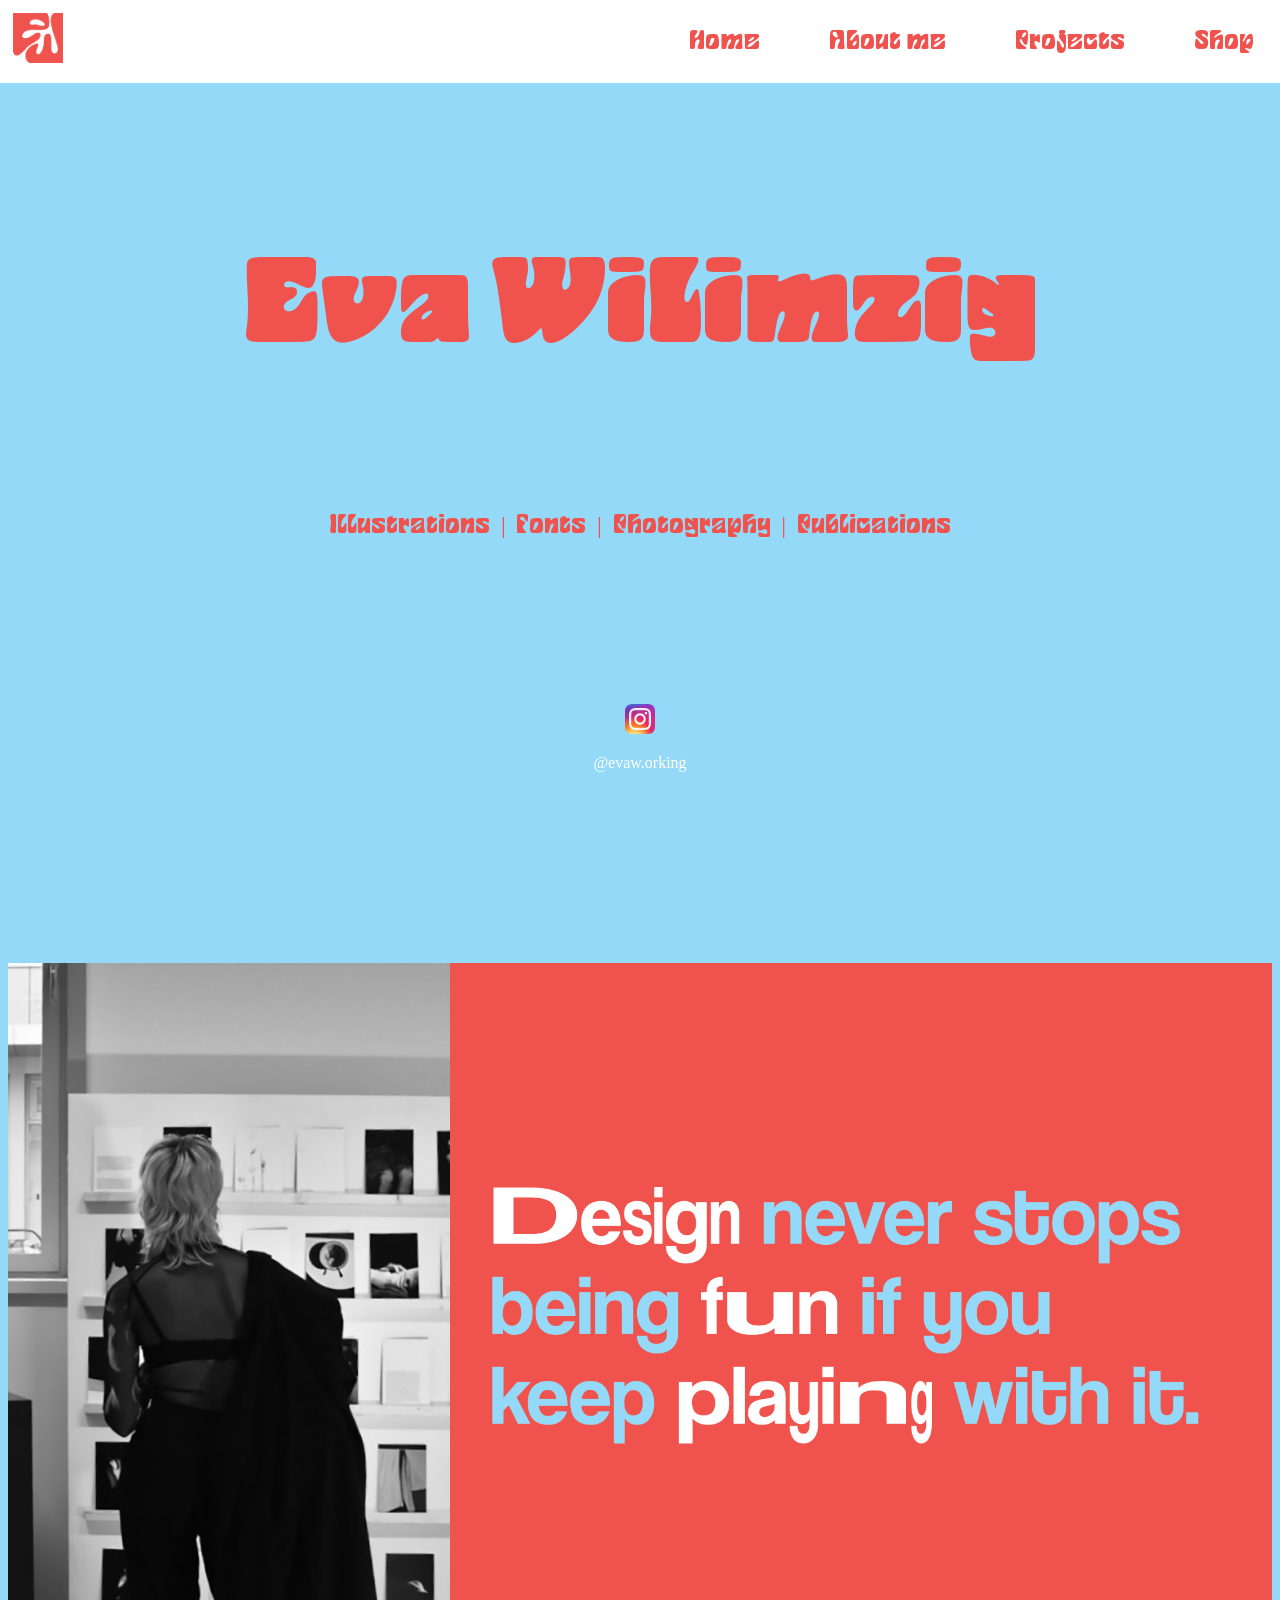
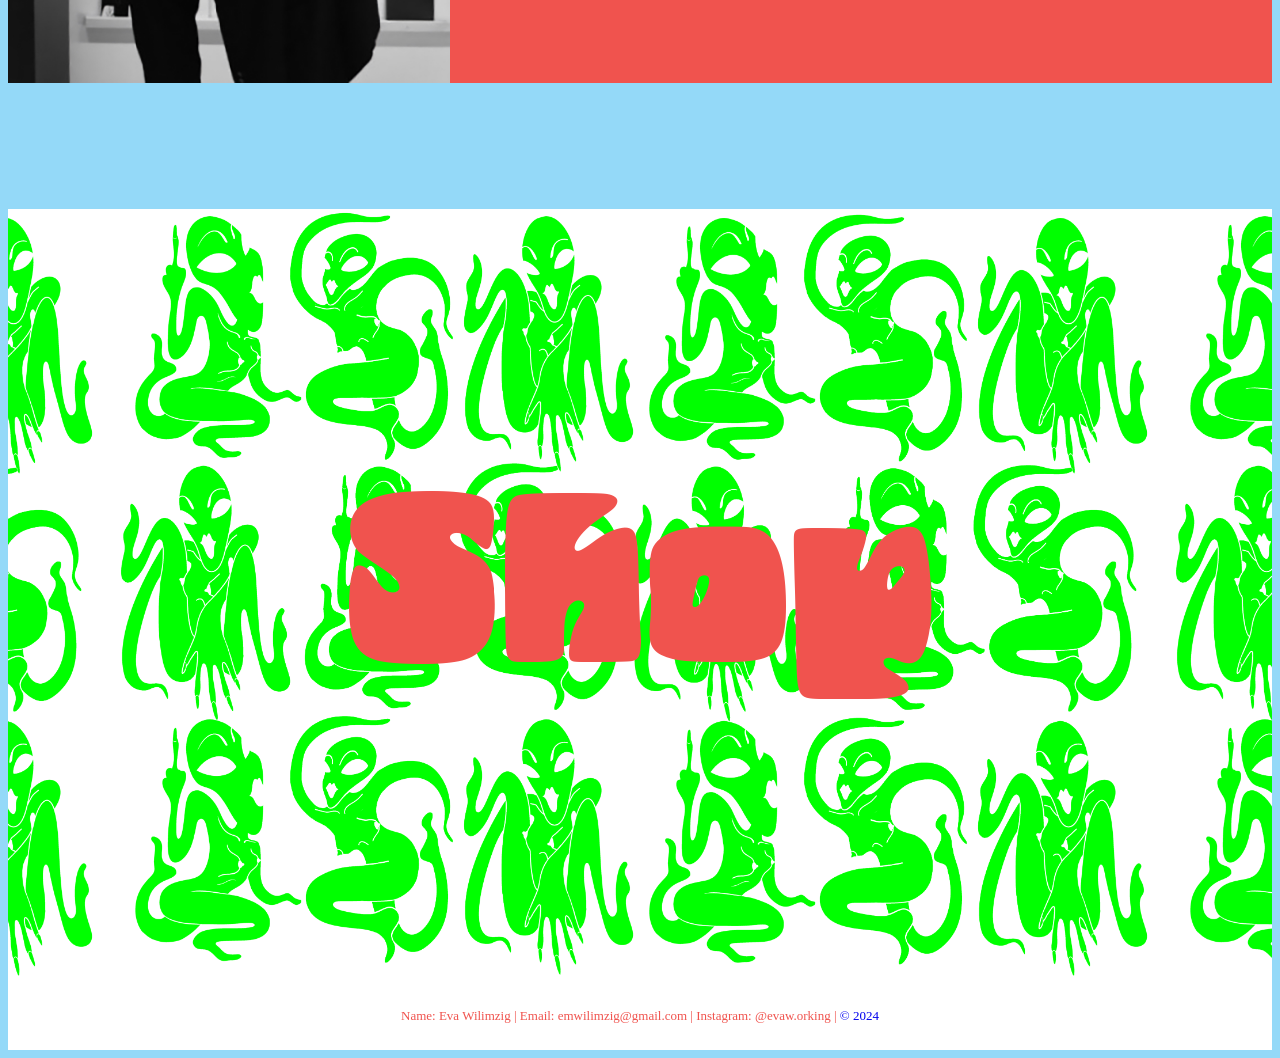
<file: index.html>
<!DOCTYPE html>
<html>
<head>
    <meta charset="UTF-8">
    <meta name="viewport" content="width=device-width, initial-scale=1.0">
    <title>Eva Wilimzig</title>
    <meta name="description" content="Discover the vibrant portfolio of Eva Wilimzig, a versatile design student specializing in illustration, font design, editorial and web design, as well as photography, videography, and branding. Explore her works and creative solutions.">
    <link rel="stylesheet" href="Eva Wilimzig Website.css" />
    <link rel="icon" href="/favicon.ico" type="image/x-icon">
    <link rel="shortcut icon" href="/favicon.ico" type="image/x-icon">
</head>
<body class="abschnitte">
	
<div class="menu-bar">
    <div class="logo">
    <a href="index.html">
        <img src="Images/Homepage/EW Logo.png" alt="Logo">
    </a>
    </div>
    <div class="menu-items">
        <a href="index.html">Home</a>
        <a href="About me.html">About me</a>
        <a href="Projects.html">Projects</a>
        <a href="Shop.html">Shop</a>
    </div>
</div>
	
<a href="About me.html"> <h1 class="title1">Eva Wilimzig</h1>  </a> 
	
<p class="subheadline" >Illustrations  |  Fonts  |  Photography  |  Publications</p>
	
<div class="instagram">
    <div class="instagram-content">
        <img src="Images/Homepage/Instagram_icon.png" alt="Instagram" 
			 width="30" height="30" >
        <div class="instagram-link">
        <a href="https://www.instagram.com/evaw.orking?igsh=MXEzdzllM3UxOTFmMQ%3D%3D&utm_source=qr">@evaw.orking</a> </div>
    </div>
</div>
	
<div class="slide">
  <div class="slide-content">
        <img src="Images/Homepage/img.jpg" alt="meee">
        <div class="text-image">
			<img src="Images/Homepage/Screenshot 2024-04-27 at 11.00.36.png" alt="designfun">
        </div>
  </div>
</div>
	
	<div class="shop1" > 
		<h1>Shop</h1>
	</div>
	
</body>
	
<footer class="impressum">
  <div class="container">
    <div class="contact-info">
      <p> Name: Eva Wilimzig | Email: emwilimzig@gmail.com | Instagram: @evaw.orking | <a href="copyright.html">&copy; 2024</a></p>
    </div>
  </div>
</footer>
	
</html>
</file>
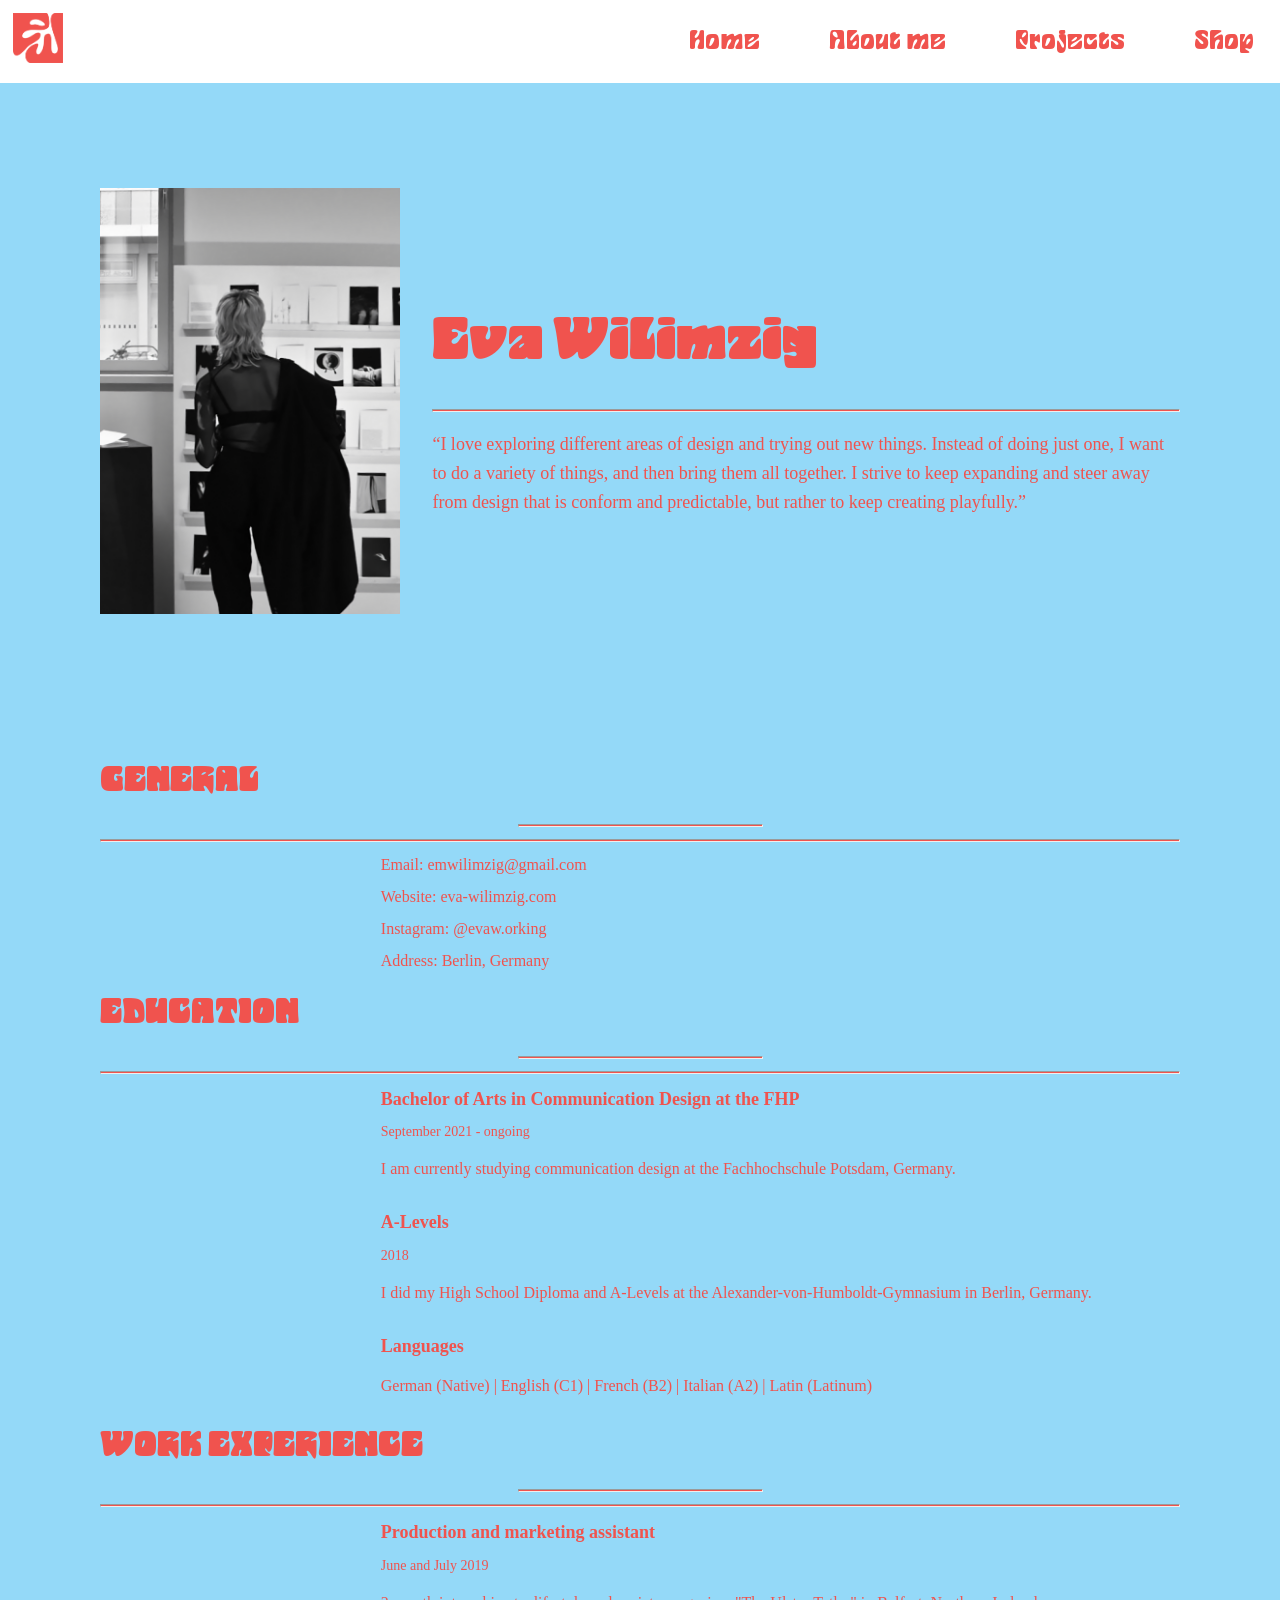
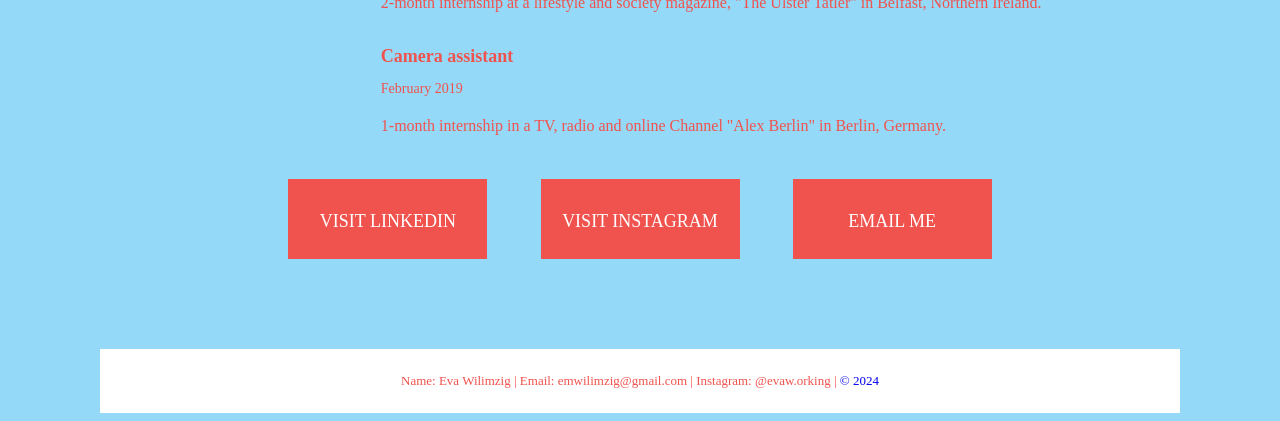
<file: About me.html>
<!doctype html>
<!DOCTYPE html>
<html lang="en">
<head>
    <meta charset="UTF-8">
    <meta name="viewport" content="width=device-width, initial-scale=1.0">
    <title>About me</title>
    <link href="About me.css" rel="stylesheet">
    <link href="Eva Wilimzig Website.css" rel="stylesheet">
	<meta name="description" content="Discover the vibrant portfolio of Eva Wilimzig, a versatile design student specializing in illustration, font design, editorial and web design, as well as photography, videography, and branding. Explore her works and creative solutions.">
    <link rel="icon" href="/favicon.ico" type="image/x-icon">
    <link rel="shortcut icon" href="/favicon.ico" type="image/x-icon">
</head>
<body class="abschnitte">
    <div class="menu-bar">
     <div class="logo">
    <a href="index.html">
        <img src="Images/Homepage/EW Logo.png" alt="Logo">
    </a>
    </div>
        <div class="menu-items">
            <a href="index.html">Home</a>
            <a href="About me.html">About me</a>
            <a href="Projects.html">Projects</a>
            <a href="Shop.html">Shop</a>
        </div>
    </div>
    
    <!-- Header content -->
    <header>
        <div class="profilePhoto"> 
            <img src="Images/Homepage/img 2.jpg" alt="foto" width="100%">
        </div>
        <!-- Identity details -->
        <section class="profileHeader">
            <h1>Eva Wilimzig</h1>
            <h3></h3>
            <hr>
            <p>“I love exploring different areas of design and trying out new things. Instead of doing just one, I want to do a variety of things, and then bring them all together. I strive to keep expanding and steer away from design that is conform and predictable, but rather to keep creating playfully.”</p>
        </section>
    </header>
    
    <!-- Main Content -->
    <section class="mainContent"> 
        <!-- General details -->
        <section class="section1">
          <h2 class="sectionTitle">General</h2>
            <hr class="sectionTitleRule">
            <hr class="sectionTitleRule2">
          <div class="section1Content">
                <p><span>Email: emwilimzig@gmail.com</span></p>
                <p><span>Website: eva-wilimzig.com</span></p>
                <p><span>Instagram: @evaw.orking</span></p>
                <p><span>Address: Berlin, Germany</span></p>
            </div>
        </section>
        <!-- Education details -->
        <section class="section2">
          <h2 class="sectionTitle">Education</h2>
            <hr class="sectionTitleRule">
            <hr class="sectionTitleRule2">
            <article class="section2Content">
                <h2 class="sectionContentTitle">Bachelor of Arts in Communication Design at the FHP</h2>
                <h3 class="sectionContentSubTitle">September 2021 - ongoing</h3>
                <p class="sectionContent">I am currently studying communication design at the Fachhochschule Potsdam, Germany.</p>
            </article>
            <article class="section2Content">
                <h2 class="sectionContentTitle">A-Levels</h2>
                <h3 class="sectionContentSubTitle">2018</h3>
                <p class="sectionContent">I did my High School Diploma and A-Levels at the Alexander-von-Humboldt-Gymnasium in Berlin, Germany.</p>
            </article>
            <article class="section2Content">
                <h2 class="sectionContentTitle">Languages</h2>
                <p class="sectionContent">German (Native) | English (C1) | French (B2) | Italian (A2) | Latin (Latinum)</p>
            </article>
        </section>
        <!-- Work experience details -->
        <section class="section2">
          <h2 class="sectionTitle">Work Experience</h2>
            <hr class="sectionTitleRule">
            <hr class="sectionTitleRule2">
            <article class="section2Content">
                <h2 class="sectionContentTitle">Production and marketing assistant</h2>
                <h3 class="sectionContentSubTitle">June and July 2019</h3>
                <p class="sectionContent">2-month internship at a lifestyle and society magazine, "The Ulster Tatler" in Belfast, Northern Ireland.</p>
            </article>
            <article class="section2Content">
                <h2 class="sectionContentTitle">Camera assistant</h2>
                <h3 class="sectionContentSubTitle">February 2019</h3>
                <p class="sectionContent">1-month internship in a TV, radio and online Channel "Alex Berlin" in Berlin, Germany.</p>
            </article>
        </section>
        <!-- External resources -->
        <aside class="externalResourcesNav">
            <a class="externalResources" href="https://www.linkedin.com/in/eva-wilimzig-baa61630a?lipi=urn%3Ali%3Apage%3Ad_flagship3_profile_view_base_contact_details%3BFleYbLkFSH275s9JEzCLBg%3D%3D" title="LinkedIn Profile">
                VISIT LINKEDIN
            </a>
            <span class="stretch"></span>
            <a class="externalResources" href="https://www.instagram.com/evaw.orking?igsh=MXEzdzllM3UxOTFmMQ%3D%3D&utm_source=qr" title="Instagram Profile">
                VISIT INSTAGRAM
            </a>
            <span class="stretch"></span>
            <a class="externalResources" href="mailto:emwilimzig@gmail.com" title="Open Mail">
                EMAIL ME
            </a>
        </aside>
    </section>
    
    <!-- Footer -->
    <footer class="impressum">
        <div class="container">
            <div class="contact-info">
                <p>Name: Eva Wilimzig | Email: emwilimzig@gmail.com | Instagram: @evaw.orking | <a href="copyright.html">&copy; 2024</a></p>
            </div>
        </div>
    </footer>
</body>
</html>
</file>
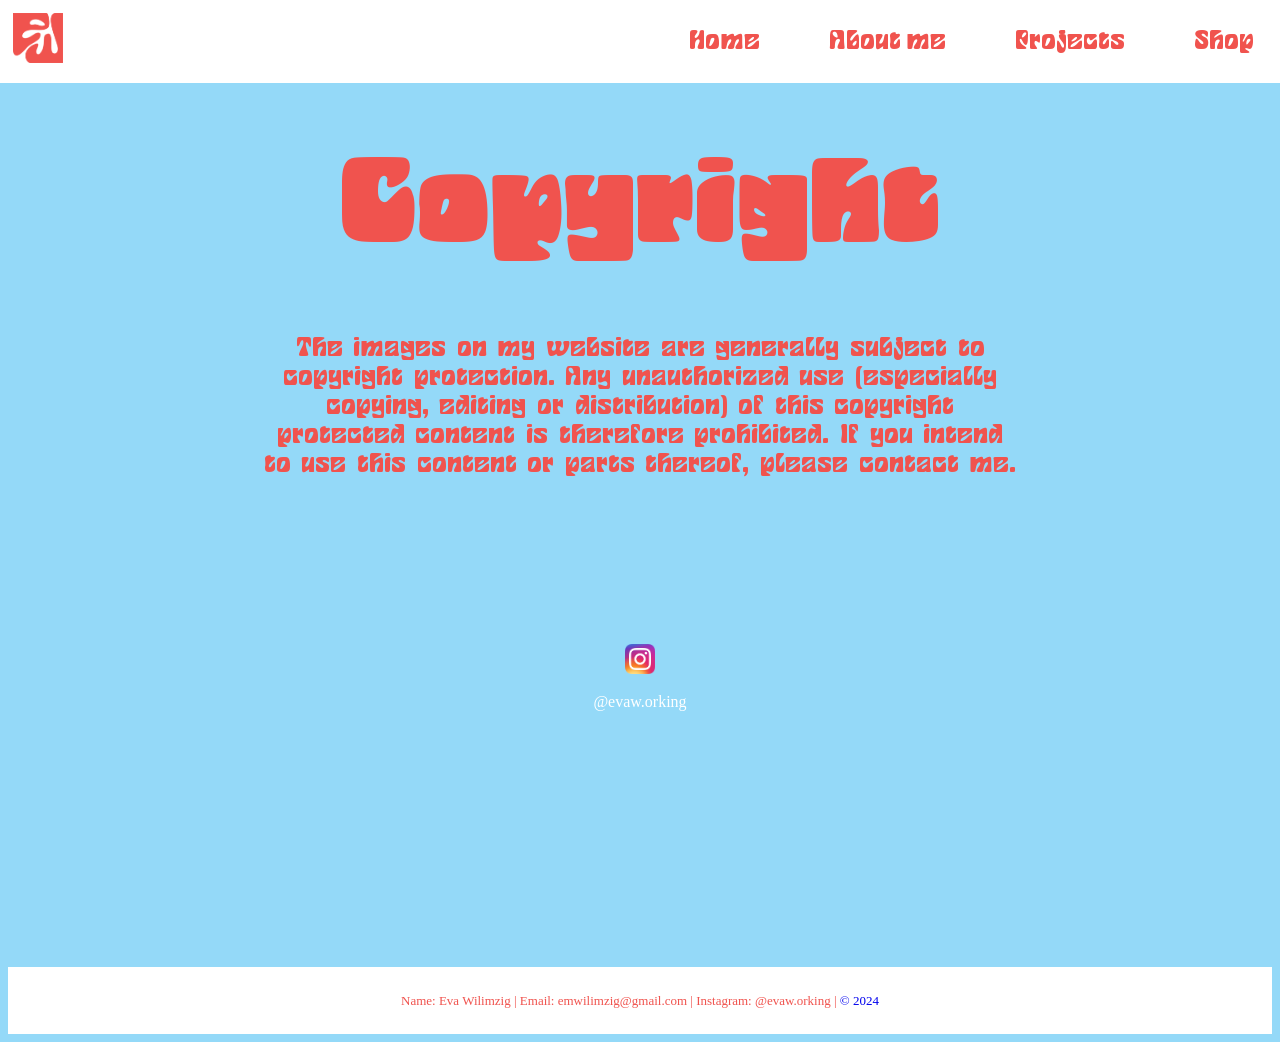
<file: copyright.html>
<!doctype html>
<html>
<head>
<meta charset="UTF-8">
	<meta name="viewport" content="width=device-width, initial-scale=1.0">
<title>Copyright</title>
	<meta name="description" content="Discover the vibrant portfolio of Eva Wilimzig, a versatile design student specializing in illustration, font design, editorial and web design, as well as photography, videography, and branding. Explore her works and creative solutions.">
    <link rel="stylesheet" href="Eva Wilimzig Website.css" />
    <link rel="icon" href="/favicon.ico" type="image/x-icon">
    <link rel="shortcut icon" href="/favicon.ico" type="image/x-icon">
</head>

<body
  class="abschnitte">

<div class="menu-bar">
    <div class="logo">
    <a href="index.html">
        <img src="Images/Homepage/EW Logo.png" alt="Logo">
    </a>
    </div>
    <div class="menu-items">
        <a href="index.html">Home</a>
        <a href="About me.html">About me</a>
        <a href="Projects.html">Projects</a>
        <a href="Shop.html">Shop</a>
    </div>
</div>
<h1 class="title3" >Copyright</h1>
	
<p class="subheadline" >The images on my website are generally subject to copyright protection. Any unauthorized use (especially copying, editing or distribution) of this copyright protected content is therefore prohibited. If you intend to use this content or parts thereof, please contact me.</p>
	
	<div class="instagram">
    <div class="instagram-content">
        <img src="Images/Homepage/Instagram_icon.png" alt="Instagram" 
			 width="30" height="30" >
        <div class="instagram-link">
        <a href="https://www.instagram.com/evaw.orking?igsh=MXEzdzllM3UxOTFmMQ%3D%3D&utm_source=qr">@evaw.orking</a> </div>
    </div>
</div>
	
<h1 class="title2"> </h1>
	
</body>
	
<footer class="impressum">
  <div class="container">
    <div class="contact-info">
      <p> Name: Eva Wilimzig | Email: emwilimzig@gmail.com | Instagram: @evaw.orking | <a href="copyright.html">&copy; 2024</a></p>
    </div>
  </div>
</footer>
	
</html>
</file>
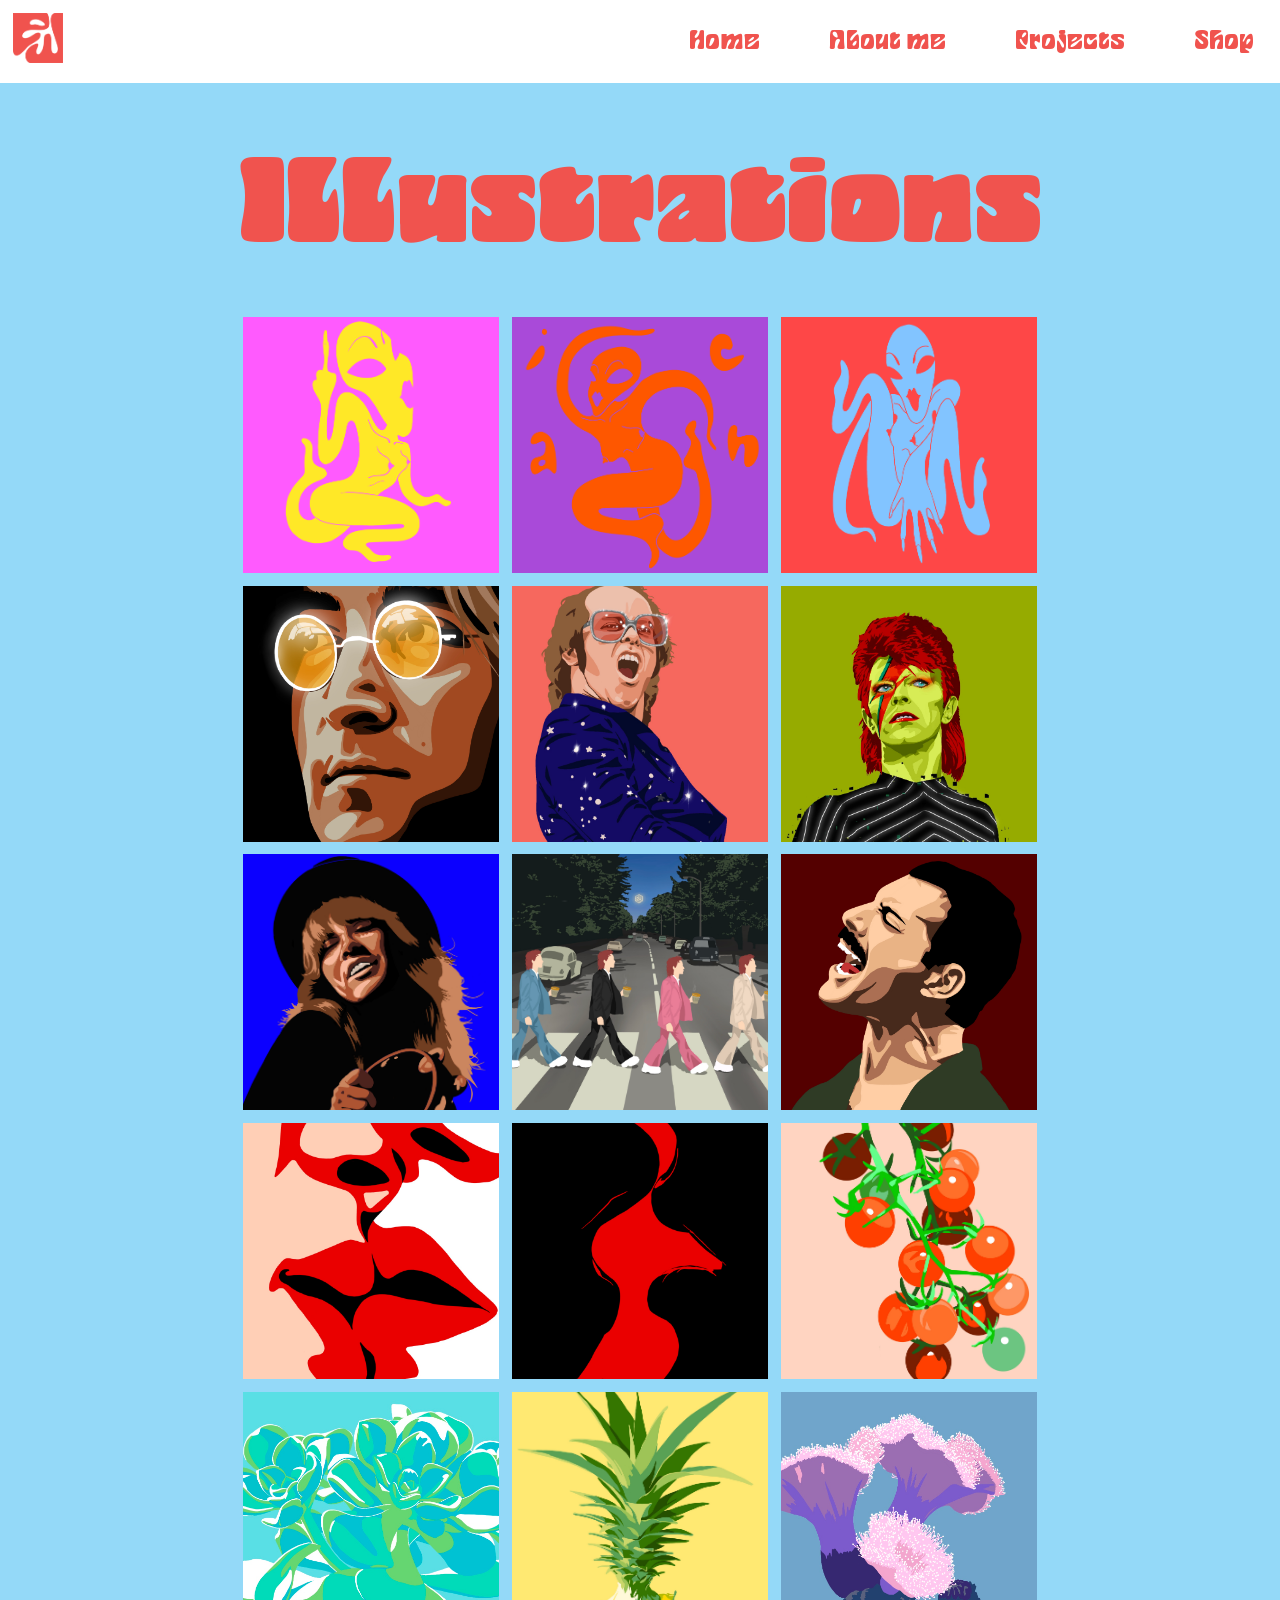
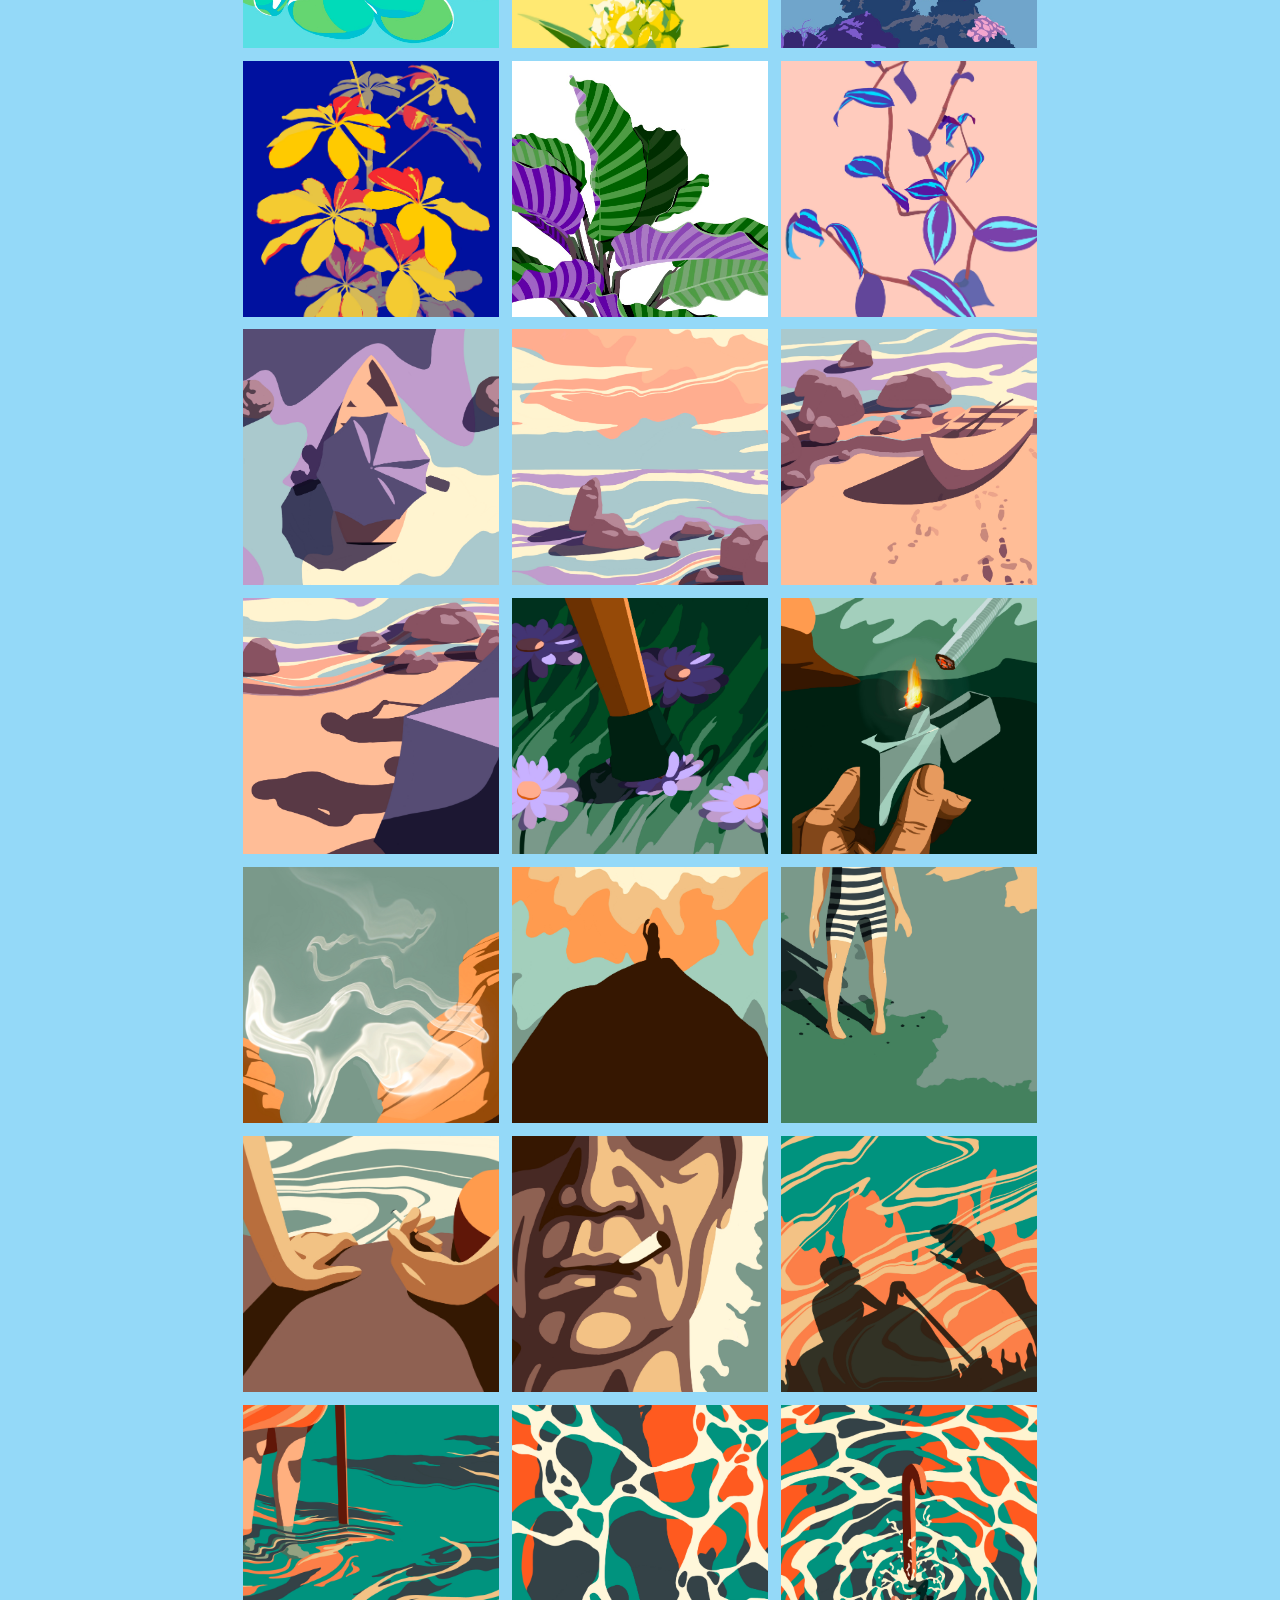
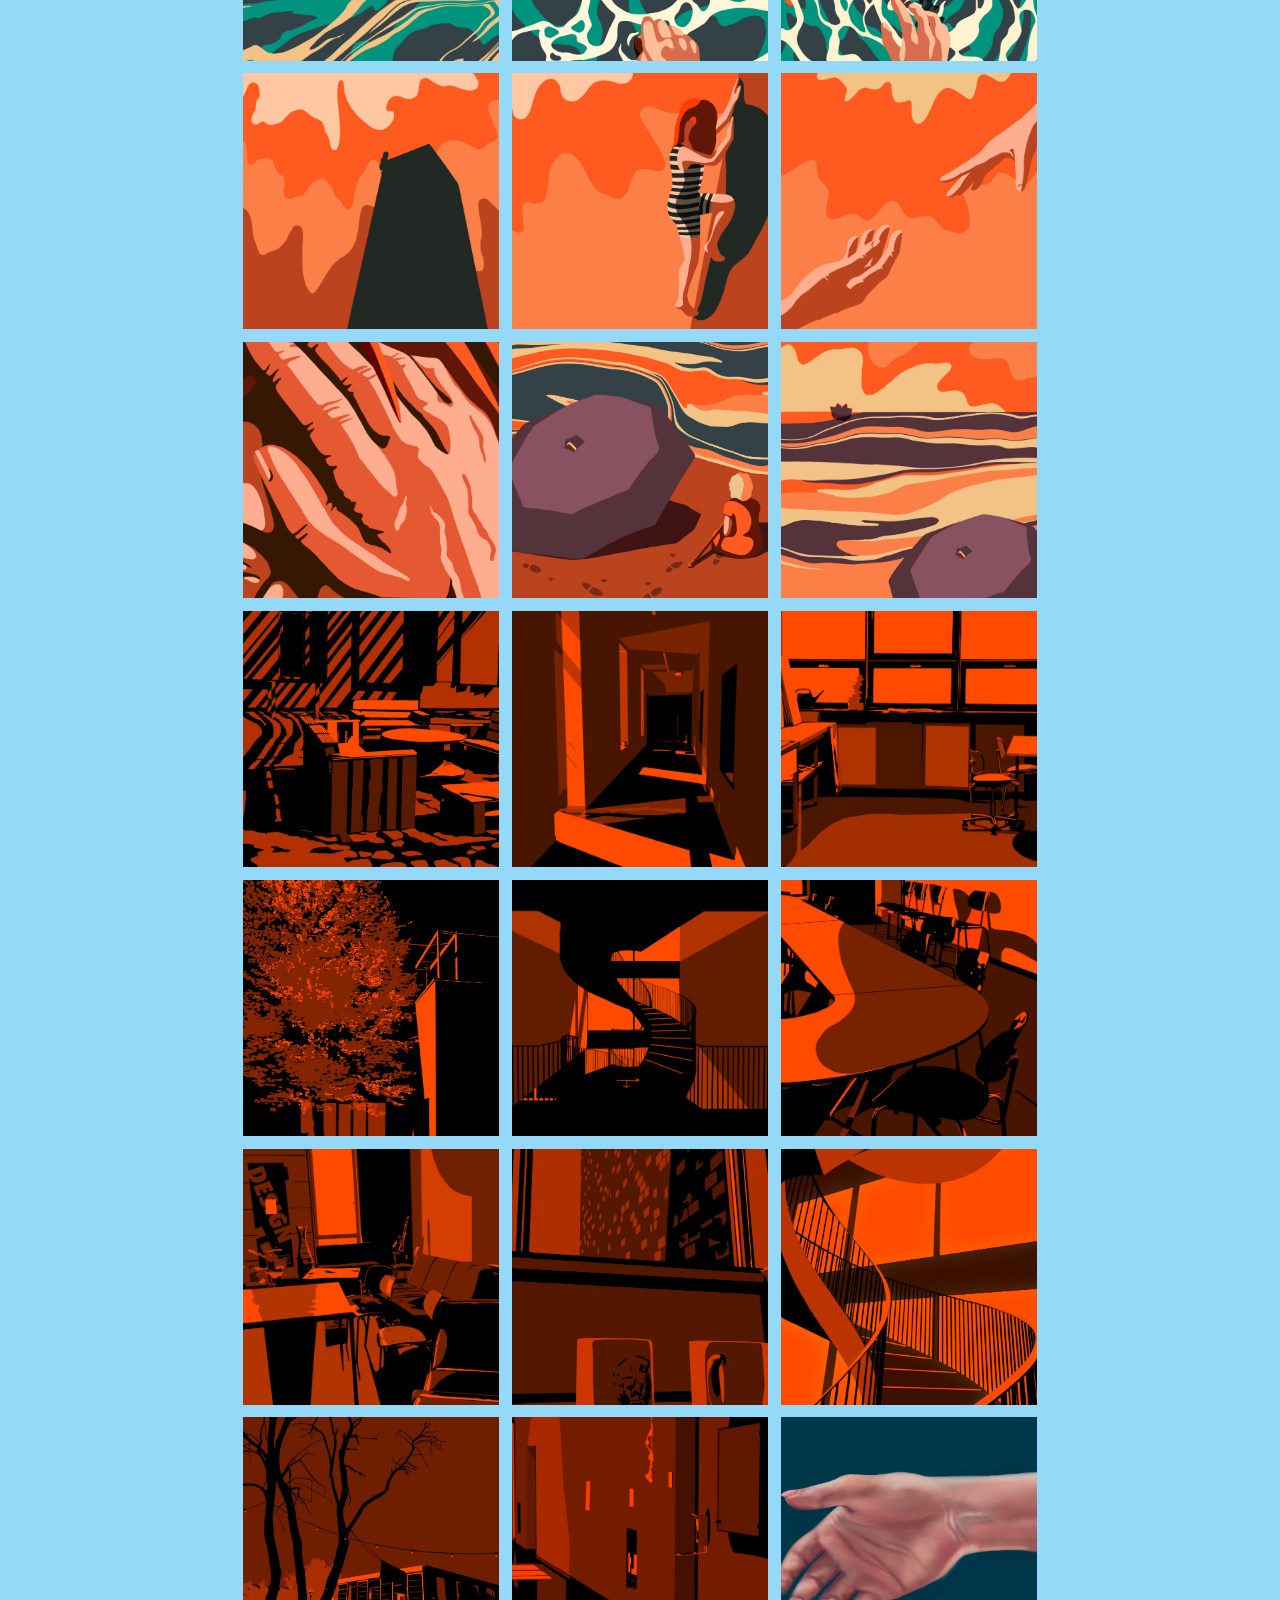
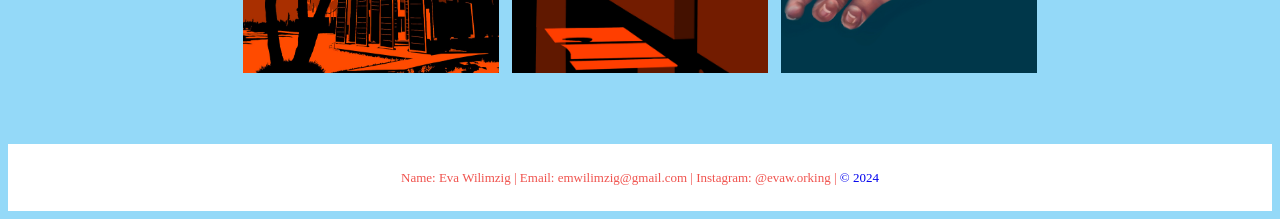
<file: Illustrations.html>
<!doctype html>
<html>
<head>
<meta charset="UTF-8">
	<meta name="viewport" content="width=device-width, initial-scale=1.0">
<title>Illustrations</title><meta name="description" content="Discover the vibrant portfolio of Eva Wilimzig, a versatile design student specializing in illustration, font design, editorial and web design, as well as photography, videography, and branding. Explore her works and creative solutions.">
    <link rel="stylesheet" href="Eva Wilimzig Website.css" />
    <link rel="icon" href="/favicon.ico" type="image/x-icon">
    <link rel="shortcut icon" href="/favicon.ico" type="image/x-icon">
</head>

<body
  class="abschnitte">

<div class="menu-bar">
    <div class="logo">
    <a href="index.html">
        <img src="Images/Homepage/EW Logo.png" alt="Logo">
    </a>
    </div>
    <div class="menu-items">
        <a href="index.html">Home</a>
        <a href="About me.html">About me</a>
        <a href="Projects.html">Projects</a>
        <a href="Shop.html">Shop</a>
    </div>
</div>
<h1 class="title3" >Illustrations</h1>
	
<div class="gallery">
  <div class="row">
    <div class="item">
      <img src="Images/Illustrations/Whateva_Gif.gif" alt="Whateva" class="vorschau-bild" onclick="anzeigenVorschau(this)">
    </div>
    <div class="item">
      <img src="Images/Illustrations/I_Can_Gif.gif" alt="I Can" class="vorschau-bild" onclick="anzeigenVorschau(this)">
    </div>
    <div class="item">
      <img src="Images/Illustrations/Marry_Rich_Gif.gif" alt="Marry Rich" class="vorschau-bild" onclick="anzeigenVorschau(this)">
    </div>
  </div>
  <div class="row">
    <div class="item">
      <img src="Images/Illustrations/Lennon.JPG" alt="John Lennon" class="vorschau-bild" onclick="anzeigenVorschau(this)">
    </div>
    <div class="item">
      <img src="Images/Illustrations/elton.JPG" alt="Elton John" class="vorschau-bild" onclick="anzeigenVorschau(this)">
    </div>
    <div class="item">
      <img src="Images/Illustrations/Bowie.JPG" alt="David Bowie" class="vorschau-bild" onclick="anzeigenVorschau(this)">
    </div>
  </div>
  <div class="row">
    <div class="item">
      <img src="Images/Illustrations/IMG_1897.JPG" alt="Stevie Nicks" class="vorschau-bild" onclick="anzeigenVorschau(this)">
    </div>
    <div class="item">
      <img src="Images/Illustrations/IMG_1361.JPG" alt="Eve Ryday" class="vorschau-bild" onclick="anzeigenVorschau(this)">
    </div>
    <div class="item">
      <img src="Images/Illustrations/IMG_1350.JPG" alt="Freddy Mercury" class="vorschau-bild" onclick="anzeigenVorschau(this)">
    </div>
  </div>
  <div class="row">
    <div class="item">
	  <img src="Images/Illustrations/kiss.JPG" alt="Kiss" class="vorschau-bild" onclick="anzeigenVorschau(this)">
    </div>
	<div class="item">
	  <img src="Images/Illustrations/breath.JPG" alt="Breath" class="vorschau-bild" onclick="anzeigenVorschau(this)">
       </div>
    </div>
	<div class="item">
	  <img src="Images/Illustrations/random/tomatos.JPG" alt="Tomatos" class="vorschau-bild" onclick="anzeigenVorschau(this)">
    </div>
	<div class="row">
    <div class="item">
	  <img src="Images/Illustrations/random/succulent.JPG" alt="Succulent" class="vorschau-bild" onclick="anzeigenVorschau(this)">
    </div>
	<div class="item">
	  <img src="Images/Illustrations/random/ananas.JPG" alt="Pineapple" class="vorschau-bild" onclick="anzeigenVorschau(this)">
       </div>
    </div>
	<div class="item">
	  <img src="Images/Illustrations/random/water plant.JPG" alt="Water Plant" class="vorschau-bild" onclick="anzeigenVorschau(this)">
    </div>
	<div class="row">
    <div class="item">
	  <img src="Images/Illustrations/random/3 color.JPG" alt="Tree" class="vorschau-bild" onclick="anzeigenVorschau(this)">
    </div>
	<div class="item">
	  <img src="Images/Illustrations/random/calathea.JPG" alt="Calathea" class="vorschau-bild" onclick="anzeigenVorschau(this)">
       </div>
    </div>
	<div class="item">
	  <img src="Images/Illustrations/random/zebrina.JPG" alt="Zebrina" class="vorschau-bild" onclick="anzeigenVorschau(this)">
    </div>
	<div class="row">
    <div class="item">
      <img src="Images/Summer Silence/1 Boot.jpg" alt="Boat" class="vorschau-bild" onclick="anzeigenVorschau(this)">
    </div>
    <div class="item">
      <img src="Images/Summer Silence/2 Strand.jpg" alt="Beach" class="vorschau-bild" onclick="anzeigenVorschau(this)">
    </div>
    <div class="item">
      <img src="Images/Summer Silence/3 Strand2.jpg" alt="Beach" class="vorschau-bild" onclick="anzeigenVorschau(this)">
    </div>
  </div>
  <div class="row">
    <div class="item">
      <img src="Images/Summer Silence/4 Strand3 2.jpg" alt="Beach" class="vorschau-bild" onclick="anzeigenVorschau(this)">
    </div>
    <div class="item">
      <img src="Images/Summer Silence/5 Blumen.jpg" alt="Smash" class="vorschau-bild" onclick="anzeigenVorschau(this)">
    </div>
    <div class="item">
      <img src="Images/Summer Silence/6 Feuerzeug.jpg" alt="Lighter" class="vorschau-bild" onclick="anzeigenVorschau(this)">
    </div>
  </div>
  <div class="row">
    <div class="item">
	  <img src="Images/Summer Silence/7 Rauch.jpg" alt="Smoke" class="vorschau-bild" onclick="anzeigenVorschau(this)">
    </div>
	<div class="item">
	  <img src="Images/Summer Silence/8 Silhouette.jpg" alt="Silhouette" class="vorschau-bild" onclick="anzeigenVorschau(this)">
       </div>
    </div>
	<div class="item">
	  <img src="Images/Summer Silence/9 Approach.jpg" alt="Apprroach" class="vorschau-bild" onclick="anzeigenVorschau(this)">
    </div>
	<div class="row">
    <div class="item">
	  <img src="Images/Summer Silence/10 Hands.jpg" alt="Hands" class="vorschau-bild" onclick="anzeigenVorschau(this)">
    </div>
	<div class="item">
	  <img src="Images/Summer Silence/11 Grim.jpg" alt="Grim" class="vorschau-bild" onclick="anzeigenVorschau(this)">
       </div>
    </div>
    <div class="item">
	  <img src="Images/Summer Silence/12 Lecture.jpg" alt="Lecture" class="vorschau-bild" onclick="anzeigenVorschau(this)">
    </div>
  <div class="row">
    <div class="item">
	  <img src="Images/Summer Silence/13 Wasser.jpg" alt="Water" class="vorschau-bild" onclick="anzeigenVorschau(this)">
    </div>
    <div class="item">
	  <img src="Images/Summer Silence/14 Channel_Marker_1.jpg" alt="Channel Marker" class="vorschau-bild" onclick="anzeigenVorschau(this)">
       </div>
    </div>
    <div class="item">
	  <img src="Images/Summer Silence/14.5 Channel_Marker_2.jpg" alt="Channel Marker" class="vorschau-bild" onclick="anzeigenVorschau(this)">
    </div>
	<div class="row">
    <div class="item">
	  <img src="Images/Summer Silence/15 All_Up.jpg" alt="All Up" class="vorschau-bild" onclick="anzeigenVorschau(this)">
    </div>
	   <div class="item">
	  <img src="Images/Summer Silence/16 Climbdown.jpg" alt="Climbdown" class="vorschau-bild" onclick="anzeigenVorschau(this)">
       </div>
    </div>
	<div class="item">
	  <img src="Images/Summer Silence/17 Adams_Creation.jpg" alt="Adams Creation" class="vorschau-bild" onclick="anzeigenVorschau(this)">
    </div>
    <div class="row">
    <div class="item">
	  <img src="Images/Summer Silence/18 Back_Down.jpg" alt="Back Down" class="vorschau-bild" onclick="anzeigenVorschau(this)">
    </div>
    <div class="item">
	  <img src="Images/Summer Silence/19 End.jpg" alt="End" class="vorschau-bild" onclick="anzeigenVorschau(this)">
       </div>
    </div>
    <div class="item">
	  <img src="Images/Summer Silence/0 Cover_Back_2.jpg" alt="Cover Back" class="vorschau-bild" onclick="anzeigenVorschau(this)">
    </div>
	<div class="row">
    <div class="item">
	  <img src="Images/The Hyper Student/Casinoo.jpg" alt="Casino" class="vorschau-bild" onclick="anzeigenVorschau(this)">
    </div>
	<div class="item">
	  <img src="Images/The Hyper Student/Flur.JPG" alt="Corridor" class="vorschau-bild" onclick="anzeigenVorschau(this)">
       </div>
    </div>
	<div class="item">
	  <img src="Images/The Hyper Student/Keller.jpg" alt="Atelier" class="vorschau-bild" onclick="anzeigenVorschau(this)">
    </div>
	<div class="row">
    <div class="item">
	  <img src="Images/The Hyper Student/Hof.JPG" alt="Outside" class="vorschau-bild" onclick="anzeigenVorschau(this)">
    </div>
	<div class="item">
	  <img src="Images/The Hyper Student/Treppe2.jpg" alt="Stairs" class="vorschau-bild" onclick="anzeigenVorschau(this)">
       </div>
    </div>
	<div class="item">
	  <img src="Images/The Hyper Student/Tisch.jpg" alt="Table" class="vorschau-bild" onclick="anzeigenVorschau(this)">
    </div>
	<div class="row">
    <div class="item">
	  <img src="Images/The Hyper Student/Studio.jpg" alt="Studio" class="vorschau-bild" onclick="anzeigenVorschau(this)">
    </div>
	<div class="item">
	  <img src="Images/The Hyper Student/Tassen.jpg" alt="Mugs" class="vorschau-bild" onclick="anzeigenVorschau(this)">
       </div>
    </div>
	<div class="item">
	  <img src="Images/The Hyper Student/Treppe1.JPG" alt="Stairs" class="vorschau-bild" onclick="anzeigenVorschau(this)">
    </div>
	<div class="row">
    <div class="item">
	  <img src="Images/The Hyper Student/Pavillon.JPG" alt="Pavillion" class="vorschau-bild" onclick="anzeigenVorschau(this)">
    </div>
	<div class="item">
	  <img src="Images/The Hyper Student/Flur_2.jpg" alt="Corridor" class="vorschau-bild" onclick="anzeigenVorschau(this)">
       </div>
    </div>
	<div class="item">
	  <img src="Images/Illustrations/random/hand.JPG" alt="Hand" class="vorschau-bild" onclick="anzeigenVorschau(this)">
    </div>
</div>
	
<script>
function anzeigenVorschau(bild) {
    var modal = document.createElement('div');
    modal.classList.add('modal');

    var modalInhalt = document.createElement('img');
    modalInhalt.src = bild.src;
    modalInhalt.alt = bild.alt;

    modal.appendChild(modalInhalt);
    document.body.appendChild(modal);

    modal.addEventListener('click', function() {
        modal.remove();
    });
}
</script>
	
<h1 class="title2"> </h1>
	
</body>
	
<footer class="impressum">
        <div class="container">
            <div class="contact-info">
                <p>Name: Eva Wilimzig | Email: emwilimzig@gmail.com | Instagram: @evaw.orking | <a href="copyright.html">&copy; 2024</a></p>
            </div>
        </div>
    </footer>
	
</html>
</file>
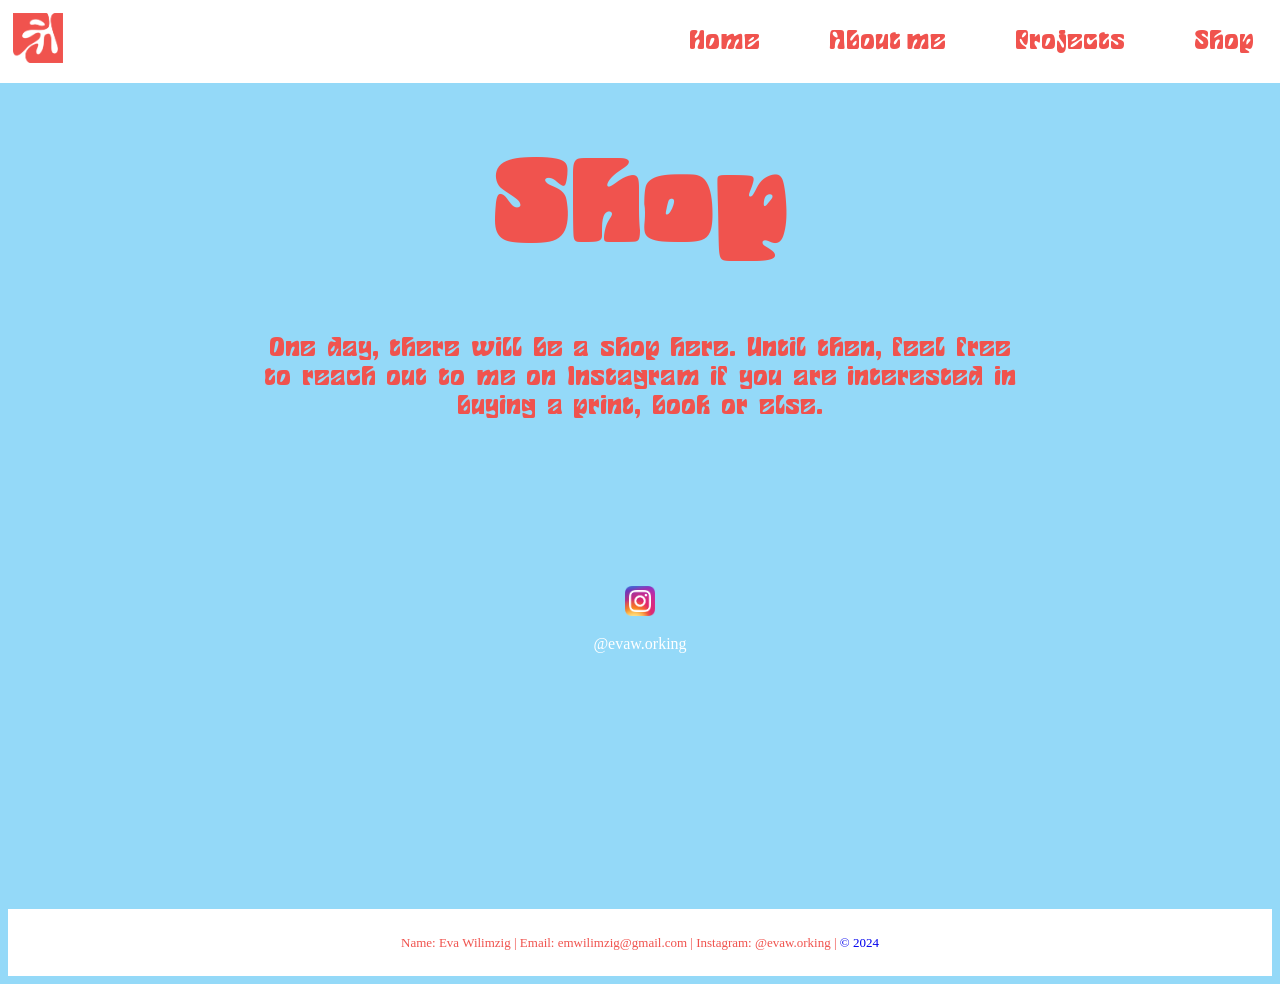
<file: Shop.html>
<!doctype html>
<html>
<head>
<meta charset="UTF-8">
	<meta name="viewport" content="width=device-width, initial-scale=1.0">
<title>Shop</title>
<meta name="description" content="Discover the vibrant portfolio of Eva Wilimzig, a versatile design student specializing in illustration, font design, editorial and web design, as well as photography, videography, and branding. Explore her works and creative solutions.">
    <link rel="stylesheet" href="Eva Wilimzig Website.css" />
    <link rel="icon" href="/favicon.ico" type="image/x-icon">
    <link rel="shortcut icon" href="/favicon.ico" type="image/x-icon">
</head>

<body
  class="abschnitte">

<div class="menu-bar">
    <div class="logo">
    <a href="index.html">
        <img src="Images/Homepage/EW Logo.png" alt="Logo">
    </a>
    </div>
    <div class="menu-items">
        <a href="index.html">Home</a>
        <a href="About me.html">About me</a>
        <a href="Projects.html">Projects</a>
        <a href="Shop.html">Shop</a>
    </div>
</div>
<h1 class="title3" >Shop</h1>
	
<p class="subheadline" >One day, there will be a shop here. Until then, feel free to reach out to me on Instagram if you are interested in buying a print, book or else.</p>
	
	<div class="instagram">
    <div class="instagram-content">
        <img src="Images/Homepage/Instagram_icon.png" alt="Instagram" 
			 width="30" height="30" >
        <div class="instagram-link">
        <a href="https://www.instagram.com/evaw.orking?igsh=MXEzdzllM3UxOTFmMQ%3D%3D&utm_source=qr">@evaw.orking</a> </div>
    </div>
</div>
	
<h1 class="title2"> </h1>
	
</body>
	
<footer class="impressum">
        <div class="container">
            <div class="contact-info">
                <p>Name: Eva Wilimzig | Email: emwilimzig@gmail.com | Instagram: @evaw.orking | <a href="copyright.html">&copy; 2024</a></p>
            </div>
        </div>
    </footer>
	
</html>
</file>
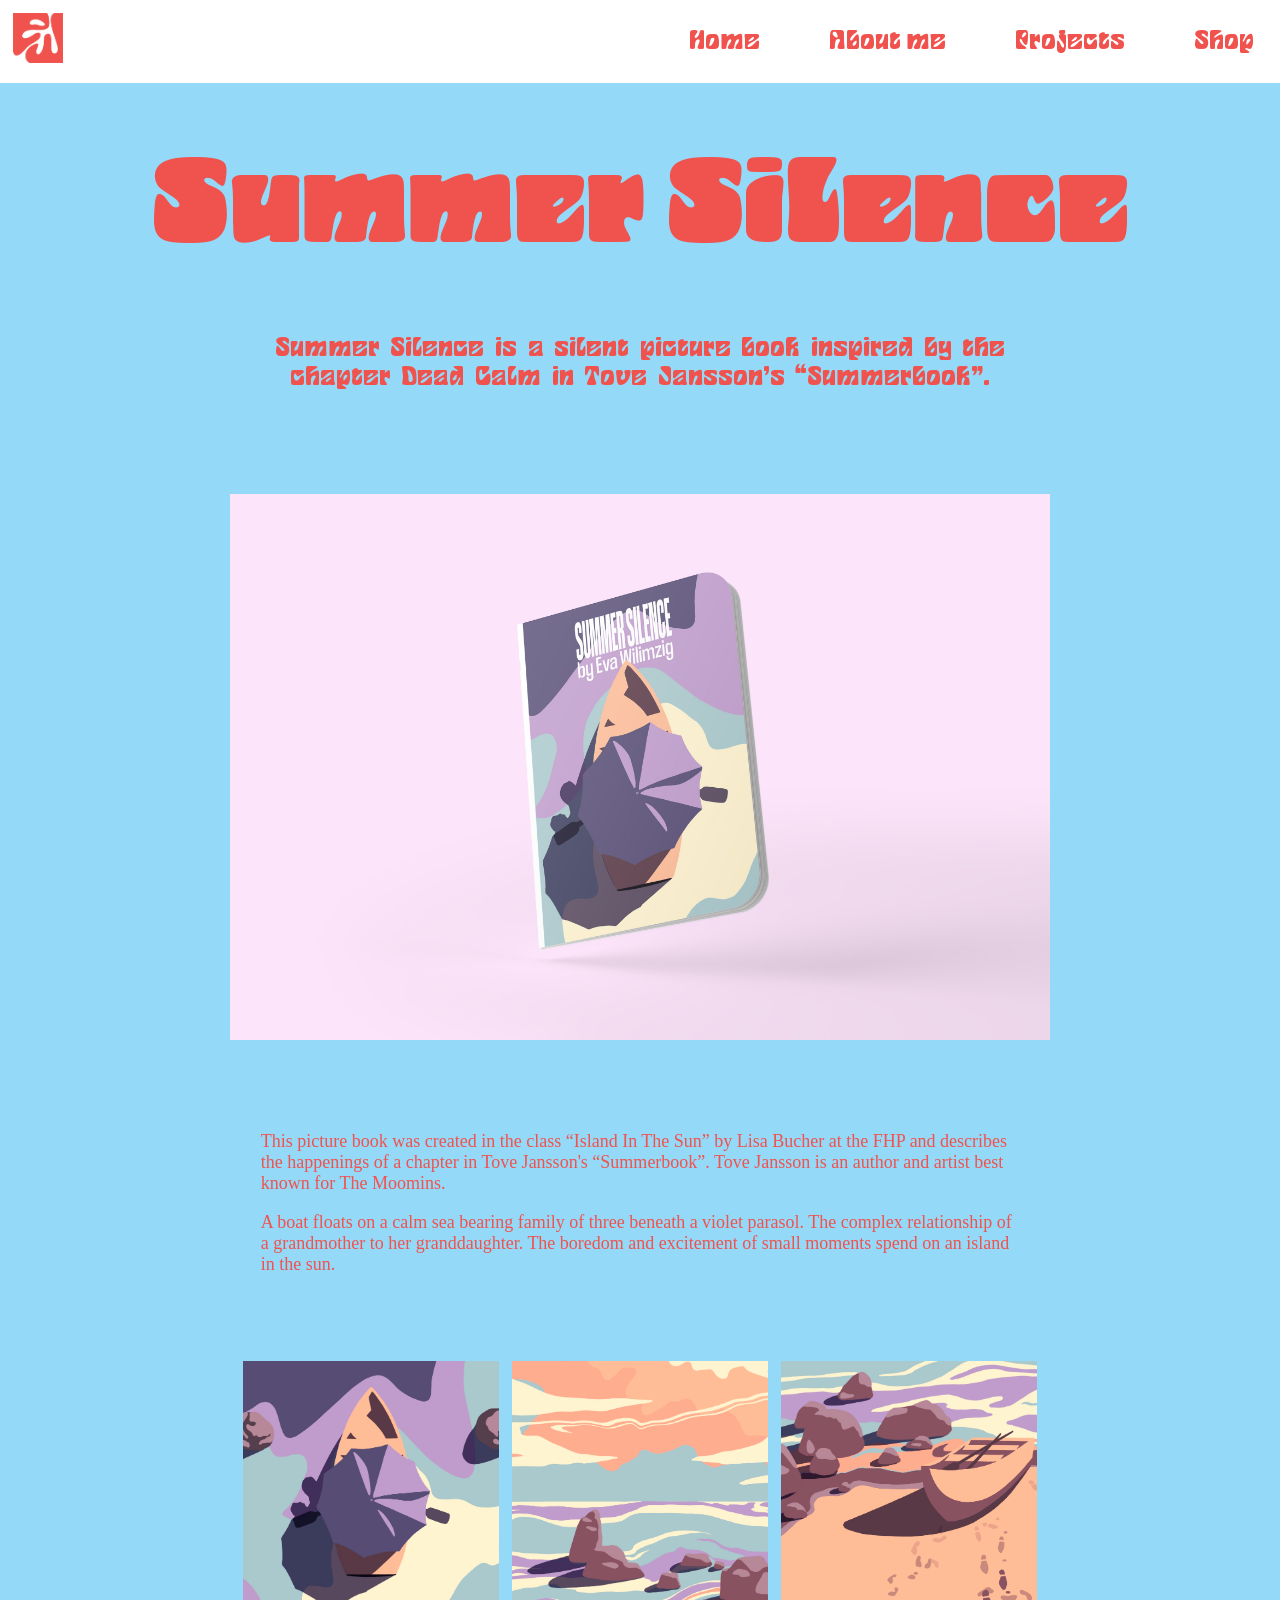
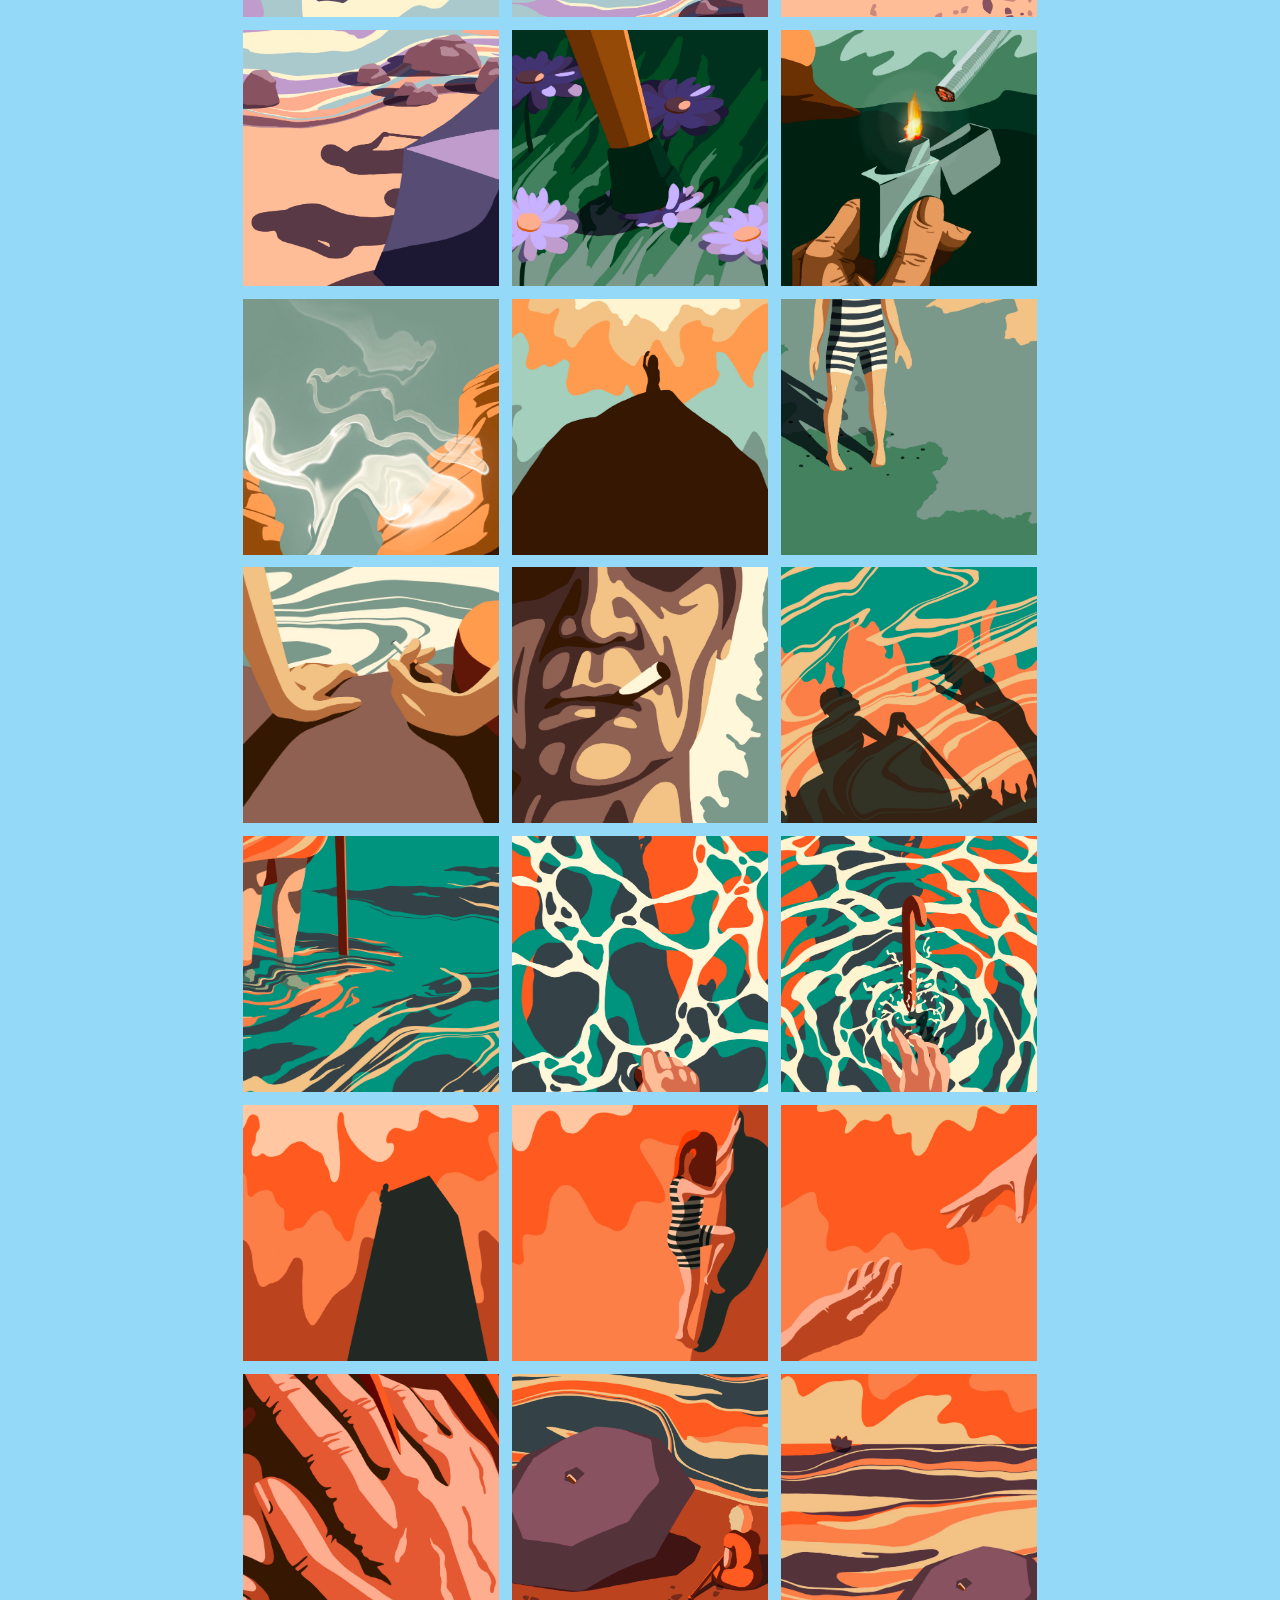
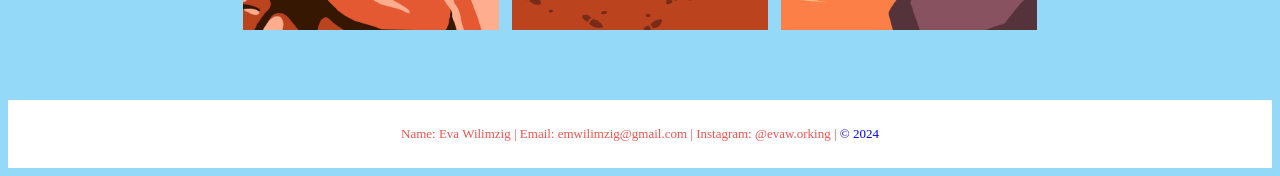
<file: Summer Silence.html>
<!doctype html>
<html>
<head>
<meta charset="UTF-8">
	<meta name="viewport" content="width=device-width, initial-scale=1.0">
<title>Summer Silence</title>
<meta name="description" content="Discover the vibrant portfolio of Eva Wilimzig, a versatile design student specializing in illustration, font design, editorial and web design, as well as photography, videography, and branding. Explore her works and creative solutions.">
    <link rel="stylesheet" href="Eva Wilimzig Website.css" />
    <link rel="icon" href="/favicon.ico" type="image/x-icon">
    <link rel="shortcut icon" href="/favicon.ico" type="image/x-icon">
</head>

<body
  class="abschnitte">

<div class="menu-bar">
    <div class="logo">
    <a href="index.html">
        <img src="Images/Homepage/EW Logo.png" alt="Logo">
    </a>
    </div>
    <div class="menu-items">
        <a href="index.html">Home</a>
        <a href="About me.html">About me</a>
        <a href="Projects.html">Projects</a>
        <a href="Shop.html">Shop</a>
    </div>
</div>
<h1 class="title3" >Summer Silence</h1>
	
<p class="subheadline" >Summer Silence is a silent picture book inspired by the chapter Dead Calm in Tove Jansson's “Summerbook”.</p>
	
<div> <img src="Images/Summer Silence/SUMMER SILENCE mockup 3.jpg" alt="header image" class="headerimage">
	</div>
	
<div class="Details"> 
	<p>
	 This picture book was created in the class “Island In The Sun” by Lisa Bucher at the FHP and describes the happenings of a chapter in Tove Jansson's “Summerbook”. Tove Jansson is an author and artist best known for The Moomins. 
	</p>
	<p>
	 A boat floats on a calm sea bearing family of three beneath a violet parasol. The complex relationship of a grandmother to her granddaughter. The boredom and excitement of small moments spend on an island in the sun.
	</p>
</div> 
	
<div class="gallery">
  <div class="row">
    <div class="item">
      <img src="Images/Summer Silence/1 Boot.jpg" alt="Boat" class="vorschau-bild" onclick="anzeigenVorschau(this)">
    </div>
    <div class="item">
      <img src="Images/Summer Silence/2 Strand.jpg" alt="Beach" class="vorschau-bild" onclick="anzeigenVorschau(this)">
    </div>
    <div class="item">
      <img src="Images/Summer Silence/3 Strand2.jpg" alt="Beach" class="vorschau-bild" onclick="anzeigenVorschau(this)">
    </div>
  </div>
  <div class="row">
    <div class="item">
      <img src="Images/Summer Silence/4 Strand3 2.jpg" alt="Beach" class="vorschau-bild" onclick="anzeigenVorschau(this)">
    </div>
    <div class="item">
      <img src="Images/Summer Silence/5 Blumen.jpg" alt="Smash" class="vorschau-bild" onclick="anzeigenVorschau(this)">
    </div>
    <div class="item">
      <img src="Images/Summer Silence/6 Feuerzeug.jpg" alt="Lighter" class="vorschau-bild" onclick="anzeigenVorschau(this)">
    </div>
  </div>
  <div class="row">
    <div class="item">
	  <img src="Images/Summer Silence/7 Rauch.jpg" alt="Smoke" class="vorschau-bild" onclick="anzeigenVorschau(this)">
    </div>
	<div class="item">
	  <img src="Images/Summer Silence/8 Silhouette.jpg" alt="Silhouette" class="vorschau-bild" onclick="anzeigenVorschau(this)">
       </div>
    </div>
	<div class="item">
	  <img src="Images/Summer Silence/9 Approach.jpg" alt="Approach" class="vorschau-bild" onclick="anzeigenVorschau(this)">
    </div>
	<div class="row">
    <div class="item">
	  <img src="Images/Summer Silence/10 Hands.jpg" alt="Hands" class="vorschau-bild" onclick="anzeigenVorschau(this)">
    </div>
	<div class="item">
	  <img src="Images/Summer Silence/11 Grim.jpg" alt="Grim" class="vorschau-bild" onclick="anzeigenVorschau(this)">
       </div>
    </div>
    <div class="item">
	  <img src="Images/Summer Silence/12 Lecture.jpg" alt="Lecture" class="vorschau-bild" onclick="anzeigenVorschau(this)">
    </div>
  <div class="row">
    <div class="item">
	  <img src="Images/Summer Silence/13 Wasser.jpg" alt="Water" class="vorschau-bild" onclick="anzeigenVorschau(this)">
    </div>
    <div class="item">
	  <img src="Images/Summer Silence/14 Channel_Marker_1.jpg" alt="Channel Marker" class="vorschau-bild" onclick="anzeigenVorschau(this)">
       </div>
    </div>
    <div class="item">
	  <img src="Images/Summer Silence/14.5 Channel_Marker_2.jpg" alt="Channel Marker" class="vorschau-bild" onclick="anzeigenVorschau(this)">
    </div>
	<div class="row">
    <div class="item">
	  <img src="Images/Summer Silence/15 All_Up.jpg" alt="All Up" class="vorschau-bild" onclick="anzeigenVorschau(this)">
    </div>
	   <div class="item">
	  <img src="Images/Summer Silence/16 Climbdown.jpg" alt="Climbdown" class="vorschau-bild" onclick="anzeigenVorschau(this)">
       </div>
    </div>
	<div class="item">
	  <img src="Images/Summer Silence/17 Adams_Creation.jpg" alt="Adams Creation" class="vorschau-bild" onclick="anzeigenVorschau(this)">
    </div>
    <div class="row">
    <div class="item">
	  <img src="Images/Summer Silence/18 Back_Down.jpg" alt="Back Down" class="vorschau-bild" onclick="anzeigenVorschau(this)">
    </div>
    <div class="item">
	  <img src="Images/Summer Silence/19 End.jpg" alt="End" class="vorschau-bild" onclick="anzeigenVorschau(this)">
       </div>
    </div>
    <div class="item">
	  <img src="Images/Summer Silence/0 Cover_Back_2.jpg" alt="Cover Back" class="vorschau-bild" onclick="anzeigenVorschau(this)">
    </div>
</div>
	
<script>
function anzeigenVorschau(bild) {
    var modal = document.createElement('div');
    modal.classList.add('modal');

    var modalInhalt = document.createElement('img');
    modalInhalt.src = bild.src;
    modalInhalt.alt = bild.alt;

    modal.appendChild(modalInhalt);
    document.body.appendChild(modal);

    modal.addEventListener('click', function() {
        modal.remove();
    });
}
</script>
	
<h1 class="title2"> </h1>
	
</body>
	
<footer class="impressum">
        <div class="container">
            <div class="contact-info">
                <p>Name: Eva Wilimzig | Email: emwilimzig@gmail.com | Instagram: @evaw.orking | <a href="copyright.html">&copy; 2024</a></p>
            </div>
        </div>
    </footer>
	
</html>
</file>
<file: Eva Wilimzig Website.css>
@charset "UTF-8";
/* CSS Document */


@font-face {
    font-family: 'LavyaVF';
    src: url('Images//fonts/LavyaVF.woff2') format('woff2');
    font-weight: 200 700;
    font-style: normal;
	font-stretch: 75% 125%;
}

.abschnitte {
	color: rgba(240,83,78,1);
	font-family: "LavyaVF";
	font-size: 1.5rem;
	background-color: rgba(148,217,248,1.00);
	display: grid;
	font-variation-settings: 'wght' 400, 'wdth' 80;
}

.menu-bar {
    position: fixed;
	z-index: 9999;
    top: 0;
    left: 0;
    width: 100%;
    background-color: #FFFFFF;
    color: rgba(255,69,69,1.00);
    display: flex;
    justify-content: space-between;
    align-items: center;
    padding: 1% 1%;
	white-space: nowrap;
	font-variation-settings: 'wght' 200, 'wdth' 60;
}

.logo img {
    max-height: 50px;
}

.menu-items a {
	color: rgba(240,83,78,1.00);
    text-decoration: none;
    margin-left: 2vw;
	margin-right: 3vw;
    transition: color 0.3s ease;
	overflow-x: auto;
}

.menu-items a:hover {
	color: rgba(148,217,248,1.00);
}

.home:hover,
.projects:hover,
.aboutme:hover {
    color: rgba(240,83,78,1.00);
}

.title1 {
	font-variation-settings: 'wght' 700, 'wdth' 150;
    font-size: 8vw;
	color: rgba(240,83,78,1.00);
    padding-top: 250px;
	padding-bottom: 10%;
    text-align: center;
	margin: 0%;
	line-height: 1;
	transition: color 0.5s ease;
}

.title1:hover {
	color: #FFFFFF;
}

.title3 {
	font-weight: 700;
	font-width: 150;
    font-size: 8vw;
	color: rgba(240,83,78,1.00);
    padding-top: 150px;
	padding-bottom: 50px;
    text-align: center;
	margin: 0%;
	line-height:1;
	font-variation-settings: 'wght' 700, 'wdth' 150;
}

.subheadline {
	font-variation-settings: 'wght' 200, 'wdth' 60;
	margin-bottom: 8%;
	text-align: center;
	word-spacing: 0.625vh;
	margin-left: 20%;
	margin-right: 20%;
}

.headerimage {
	display: flex;
    justify-content: center;
    align-items: center;
    width: 64vw;
    max-width: 100%;
    margin: auto; 
    margin-bottom: 1%; 
}

.Details {
    padding: 10px; 
    width: 60%;
	margin: 0 auto;
    margin-top: 4vw;
    margin-bottom: 4vw;
}

.Details p {
    text-align: left;
    font-family: futura;
    font-size: 18px;
}

.instagram {
    margin-top: 5%;
	margin-bottom: 15%;
	font-family: futura;
    text-decoration: none;
}

.instagram-content {
    display: flex;
    flex-direction: column;
    align-items: center;
	padding-bottom: 0%;
}

.slide {
    display: flex;
    justify-content: center;
    align-items: center;
    background-color: rgba(240,83,78,1.00); /* Background color for the slide */
    padding: 0%;
}

.slide-content {
    display: flex;
    align-items: center;
	width: 100%;
}
.slide-content img {
	max-width: 35%; /* Adjust image width as needed */
    margin-right: 0%; /* Add spacing between image and text */
}

.text-content {
	flex: 1;
	font-size: 3.4vw;
}

.text-image img {
    align-content: center;
    max-width: 100%; /* Adjust to scale up the image */
}

.text-content p {
    font-size: 1.4vw;
    
}

.instagram-link {
	margin-top: 1%; /* Adjust the spacing between the icon and the link */
    text-align: center;
}

.instagram-link a {
    color: #FFFFFF; /* Adjust the color of the link */
	font-size: 1.25vw;
    text-decoration: none; /* Remove underline from the link */
}

.shop1 {
	background-color: white;
	background-image: url("Images/Homepage/Whateva.png");
	background-size: contain;
	background-position: center;
	text-align: center;
	font-size: 8vw;
	padding-bottom: 10%;
	padding-top: 10%;
	margin-top: 10%;
	font-variation-settings: 'wght' 700, 'wdth' 150;
}

.gallery {
  display: flex;
  flex-wrap: wrap;
  justify-content: center;
  font-family: futura;
  margin: 0 auto;
}

.row {
  display: flex;
  justify-content: center;
}

.item {
  position: relative;
  margin: 0.5vw;
  width: 20vw;
  height: 20vw;
}
.item img {
  width: 100%;
  height: 100%;
  object-fit: cover;
}
.item:hover .overlay {
  display: flex;
}

.item2 img {
  position: relative;
  width: 100%;
  object-fit: relative;
  align-content: center;
  padding-top: 20%;
}

.overlay {
  position: absolute;
  top: 0;
  left: 0;
  width: 100%;
  height: 100%;
  background-color: rgba(0, 0, 0, 0.5);
  color: white;
  display: none;
  justify-content: center;
  align-items: center;
  margin: 0 auto;
  text-align: center
}

.frame {
  position: relative;
  margin: 0.5vw;
  width: 20vw; 
  height: 20vw; 
  overflow: hidden;
  background-color: black;
}

.impressum {
  background-color: #FFFFFF;
  font-family: Futura;
  font-size: 13px;
  color: #F0534E;
  text-align: center;
  padding: 1% 1%;
  align-items: center;
  margin: 0;
}

/* This can go when I make an new gif for Lavya */
.container {
  width: 100%;
  justify-content: space-between;
  align-items: center;
  text-align: center;
  margin: 0;
  padding: 0;
}

/* This is the image full size preview/zoom */
.modal {
    position: fixed;
    top: 0;
    left: 0;
    width: 100%;
    height: 100%;
    background-color: rgba(0, 0, 0, 0.8);
    display: flex;
    justify-content: center;
    align-items: center;
    z-index: 9999;
}

.modal img {
    max-width: 90%;
    max-height: 90%;
}

/* This is for the VF Preview */
.container2 {
    width: 60%;
    height: 500px;
    margin: 40px auto; /* Adjusted margin for top and bottom */
    background-color: white;
    padding: 20px;
    font-family: futura;
    font-size: 16px;
    display: flex;
    flex-direction: column; /* Changed from align-content to flex-direction */
	overflow: hidden;
}

.controls {
    align-self: flex-start; /* Controls aligned to the start of the container */
    margin-bottom: 20px; /* Added margin for separation from the preview */
	line-height: 3;
}

.preview2 {
    font-size: 50px;
    text-align: center;
    font-family: 'LavyaVF';
    align-self: center; /* Preview aligned to the center horizontally */
    margin-top: auto; /* Push preview to the bottom */
    margin-bottom: auto; /* Push preview to the bottom */
}

a {
	text-decoration: none;
}

.video {
	display: flex;
    justify-content: center;
    align-items: center;
    margin: auto; 
    margin-bottom: 1%;
	width: 80vw;
	height: 50vw;
	max-width: 900px;
	max-height: 500px;
}

.video video {
	display: flex;
    justify-content: center;
    align-items: center;
    margin: auto; 
    margin-bottom: 1%;
	width: 80vw;
	height: 50vw;
	max-width: 900px;
	max-height: 500px;
}

/* mobile screen rules */ 
@media only screen and (min-width : 285px) and (max-width: 767px) {
  .Details, .headerimage {
    width: 95%;
  }
	
	.title1 {
	font-size: 12vw;
	}
	
  .subheadline {
	margin-left: 2%;
	margin-right: 2%;
  }

  .gallery {
    width: 100%; 
  }
  
  .item, .item2, .frame {
    width: 30vw;
	height: 30vw;
    margin: 0.5vw;
  }
	
  .title3 {
    font-size: 11.7vw; 
	padding-top: 100px; 
    padding-bottom: 40px; 
  }
  
  .menu-items {
    font-size: 4vw;
  }

  .overlay {
    font-size: 4vw;
  }
	
  .container2 {
	width: 87%;	
	}
	
  .instagram-link {
	margin-top: 0%;
	}
	
  .instagram-link a {
	font-size: 12px;
	}
	
	.video video {
    width: 100%;
	}
	
}
</file>
<file: About me.css>
@charset "utf-8";
/* Global Styles */


body {
	margin-left: auto;
	margin-right: auto;
	width: 92%;
	max-width: 1080px;
	padding-left: 2.275%;
	padding-right: 2.275%;
}

/* Header */
header {
	margin-top: 160px;
	margin-bottom: 100px;
	text-align: center;
	display: block;
}

@font-face {
    font-family: 'LavyaVF';
    src: url('Images//fonts/LavyaVF.woff2') format('woff2');
    font-weight: 200 700;
    font-style: normal;
	font-stretch: 75% 125%;}

.profilePhoto {
	width: 300px;
	height: 350px;
	margin-top: 20px;
	margin-bottom: 100px;
	align-items: center;
}
.profileHeader h1 {
	font-family: "LavyaVF";
	font-variation-settings: 'wght' 700, 'wdth' 150;
	color: rgba(240,83,78,1.00);
	font-size: 50px;
	line-height: 1;
	align-items: center;
}
.profileHeader h3 {
	font-family: "LavyaVF";
	font-variation-settings: 'wght' 200, 'wdth' 60;
	color: rgba(240,83,78,1.00);
	font-size: 25px;
	font-weight: 700;
	line-height: 24px;
	padding-top: 0px;
	align-items: center;
}

hr {
	background-color: rgba(240,83,78,1.00);
	height: 1px;
}

.profileHeader p {
	font-family: futura;
	color: rgba(240,83,78,1.00);
	font-size: 18px;
	font-weight: 400;
	line-height: 1.6;
	overflow-y: auto;
	padding-bottom: 0px;
}

/* Main Content sections */
.mainContent .section1 {
	display: block;
}
.section1 .sectionTitle, .section2 .sectionTitle {
	font-family: "LavyaVF";
	font-variation-settings: 'wght' 700, 'wdth' 150;
	color: rgba(240,83,78,1.00);
	font-size: 30px;
	text-transform: uppercase;
}
.mainContent .section1 .section1Content {
	font-family: futura;
	font-size: 14px;
	font-weight: 100;
	color: rgba(208,207,207,1.00);
}
.mainContent .section1 .section1Content span {
	color: rgba(240,83,78,1.00);
	font-family: futura;
	font-size: 16px;
}
.section2 .sectionContentTitle {
	font-family: futura;
	color: rgba(240,83,78,1.00);
	font-size: 18px;
	font-weight: 700;
}
.section2 .sectionContentSubTitle {
	font-family: futura;
	color: rgba(240,83,78,1.00);
	font-size: 14px;
	font-weight: 400;
}
.section2 .sectionContent {
	font-family: futura;
	color: rgba(240,83,78,1.00);
	font-size: 16px;
	font-weight: 400;
	line-height: 1.6;
}
.mainContent {
	display: block;
}
.mainContent .externalResourcesNav .externalResources {
	background-color: rgba(240,83,78,1.00);
	display: inline-block;
	text-align: center;
	margin-top: 0px;
	padding-top: 3%;
	cursor: pointer;
}
.mainContent .externalResourcesNav .externalResources:hover {
	background-color: rgba(0,0,0,1.00);
}
.externalResourcesNav .externalResources a {
	font-family: Futura;
	color: rgba(255,255,255,1.00);
	font-size: 14px;
	font-weight: 400;
	line-height: 18px;
	text-decoration: none;
}
.stretch {
	content: '';
	display: inline-block;
	margin-left: 2%;
	margin-right: 2%;
}

/* Media query for Mobile devices*/
@media only screen and (min-width : 285px) and (max-width : 640px) {
	
/* Header */
header {
	width: 100%;
	float: none;
}
header .profilePhoto {
	margin: 0 auto;
	align-items: center;
	display: block;
	padding-bottom: 10px;
}
header .profileHeader {
	text-align: center;
	margin-top: 30%;
	display: block;
}
header .profileHeader p {
	text-align: justify;
	display: block;
}
header .socialNetworkNavBar {
	text-align: center;
	display: block;
	margin-top: 60px;
	clear: both;
	margin-bottom: 15%;
}
header .socialNetworkNavBar .socialNetworkNav {
	width: 60px;
	height: 60px;
	display: inline-block;
	margin-right: 23px;
}
/* Main content sections */
.mainContent .section1 {
	text-align: center;
	margin-bottom: 10%;
}
.section1 .section1Title, .section2 .section1Title {
	text-align: center;
}
.section1 .sectionTitleRule, .section2 .sectionTitleRule {
	width: 100%;
}
.section1 .sectionTitleRule2, .section2 .sectionTitleRule2 {
	display: none;
}
.mainContent .section1 .section1Content {
	display: inline-block;
	text-align: left;
	font-family: futura;
}
.mainContent .section2 {
	display: block;
	text-align: center;
}
.section2 .section2Content {
	margin-top: 10%;
	text-align: justify;
	margin-bottom: 10%;
}
	
mainContent .externalResourcesNav {
	margin-bottom: 10%;
	align-items: center;
    justify-content: center;
	text-align: center;
}
.mainContent .externalResourcesNav .externalResources {
	width: 100%;
	height: 35px;
	align-items: center;
    justify-content: center;
	text-align: center;
	font-family: futura;
	color: white;
	font-size: 18px;
	text-decoration: none;
}
}

/* Media Query for Tablets */
@media only screen and (min-width : 641px) and (max-width : 1024px) {
/* Header */
header {
	width: 100%;
	float: none;
}
header .profileLogo .logoPlaceholder {
	display: inline-block;
	font-family: 'Montserrat', sans-serif;
}
header .profilePhoto {
	float: left;
	clear: both;
	margin-right: 3%;
	margin-top: 5%;
}
header .profileHeader {
	text-align: left;
	margin-top: 7%;
	display:block;
}
header .socialNetworkNavBar .socialNetworkNav {
	width: 74px;
	height: 74px;
	display: inline-block;
	margin-right: 23px;
}
/* Main content and sections */
.section1 .section1Title, .section2 .section1Title {
	text-align: center;
}
.section1 .sectionTitleRule, .section2 .sectionTitleRule {
	width: 100%;
}
.section1 .sectionTitleRule2, .section2 .sectionTitleRule2 {
	display: none;
}
.mainContent .section1 .section1Content {
	display: block;
	margin: 0% 0% 0% 20%;
	font-family: sans-serif;
	margin-top: 5%;
	margin-bottom: 5%;
}
.mainContent .section2 {
	clear: both;
}
.section2 .section2Content {
	padding: 0px;
	margin-left: 20%;
	font-family: sans-serif;
	margin-top: 5%;
	margin-bottom: 5%;
}
.mainContent .externalResourcesNav {
	margin-left: 20%;
	margin-top: 40px;
	margin-bottom: 40px;
	text-align: center;
	padding-top: 0px;
	clear: both;
}
.mainContent .externalResourcesNav .externalResources {
	width: 100%;
	height: 48px;
	margin-top: 0%;
	align-items: center;
    justify-content: center;
	text-align: center;
	font-family: futura;
	color: white;
	font-size: 18px;
	text-decoration: none;
}
	
/* Footer */
footer .footerDisclaimer {
	float: left;
	margin-left: 3%;
	font-family: sans-serif;
}
footer .footerNote {
	float: right;
	margin-right: 3%;
	font-family: sans-serif;
}
}

/* Desktops and laptops  */
@media only screen and (min-width:1025px) {
/* Header */
header .profileLogo {
	float: left;
	margin-bottom: 50px;
}
header .profilePhoto {
	float: left;
	clear: both;
	margin-right: 3%;
}
header .profileHeader {
	text-align: left;
	padding-top: 10%;
}
header .socialNetworkNavBar .socialNetworkNav {
	width: 74px;
	height: 74px;
	display: inline-block;
	margin-right: 23px;
}
/* Main content sections */
.section1 .sectionTitleRule, .section2 .sectionTitleRule {
	width: 22.5%;
}
.mainContent .section1 .section1Content {
	display: block;
	margin-top: 0%;
	margin-right: 0%;
	margin-left: 26%;
}
.sectionContent {
	margin-bottom: 30px;
	line-height: 1;
	}
	
.mainContent .section2 {
	clear: both;
	margin-bottom: 0px;
}
.section2 .section2Content {
	padding: 0px;
	margin-left: 26%;
}
.mainContent .externalResourcesNav {
	margin-top: 40px;
	margin-bottom: 90px;
	text-align: center;
}
.mainContent .externalResourcesNav .externalResources {
	width: 199px;
	height: 48px;
	font-family: futura;
	color: white;
	font-size: 18px;
	text-decoration: none;
}
	
}
</file>
